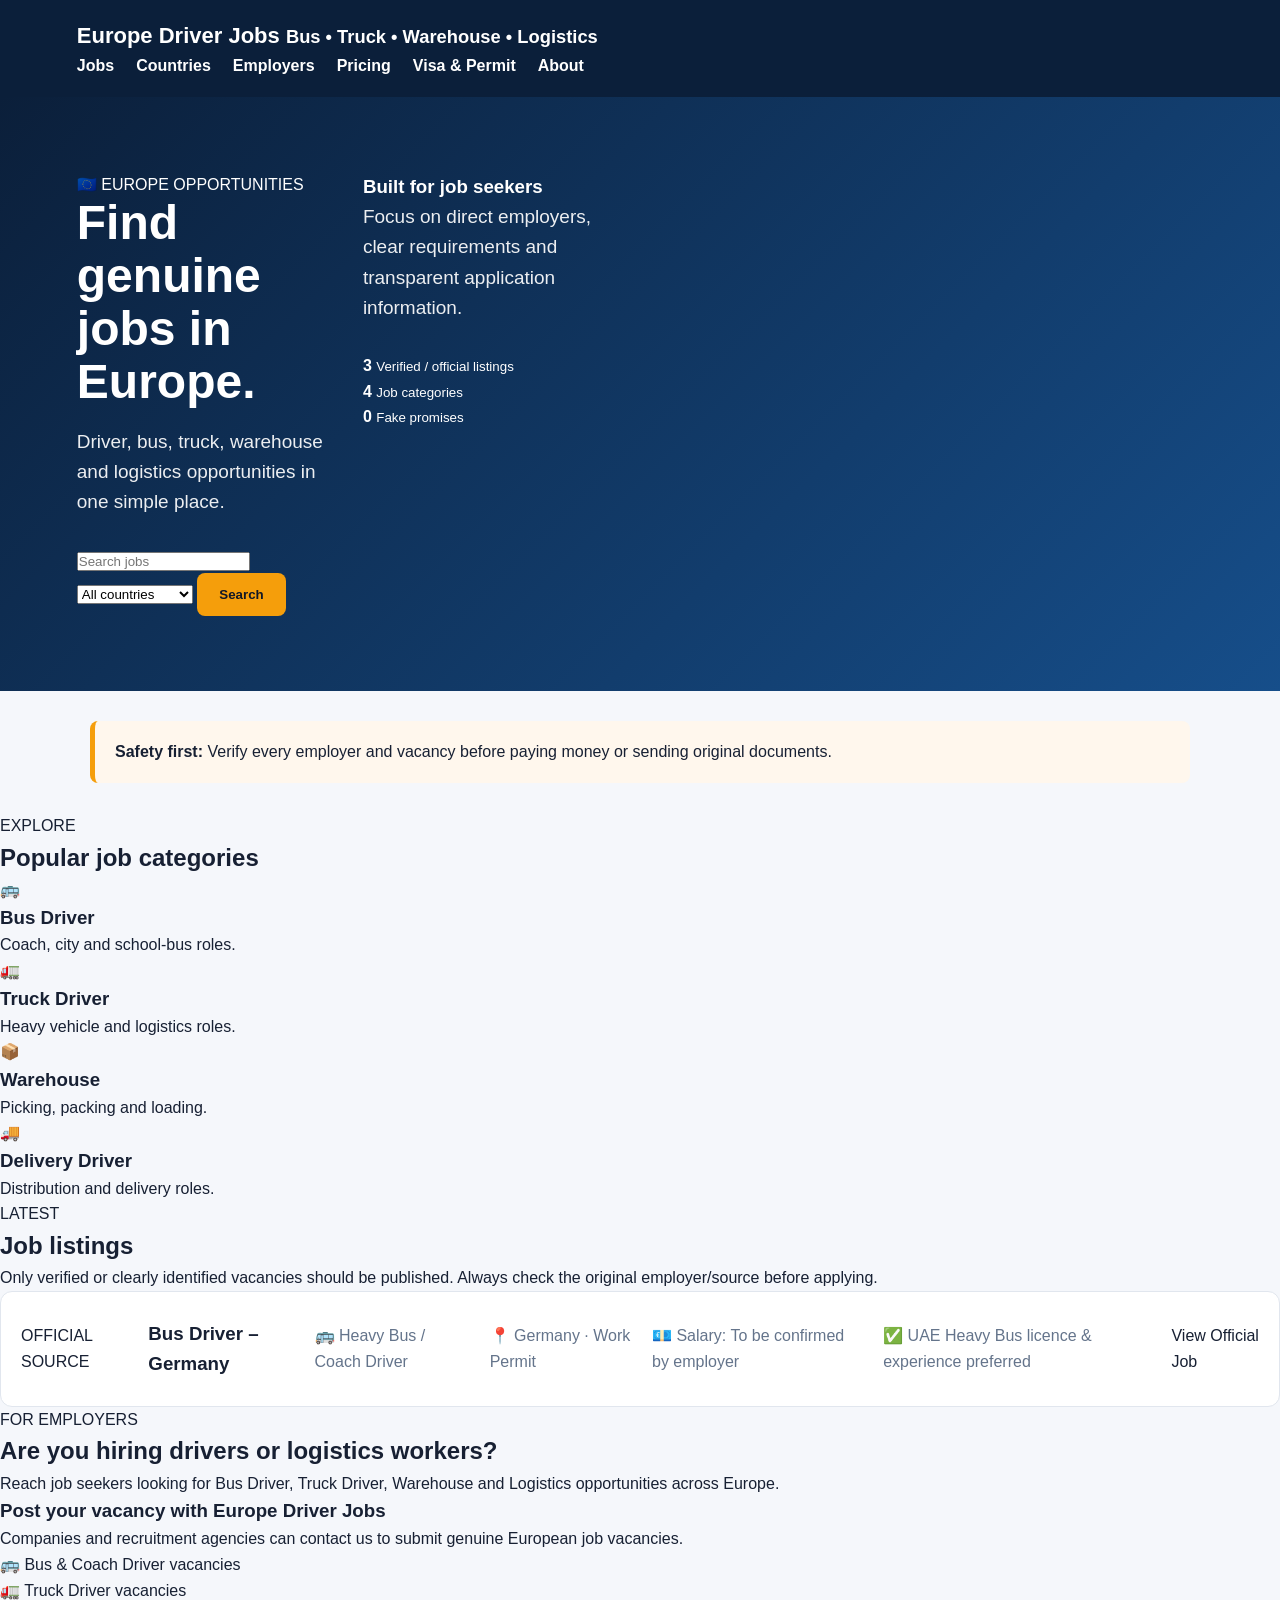
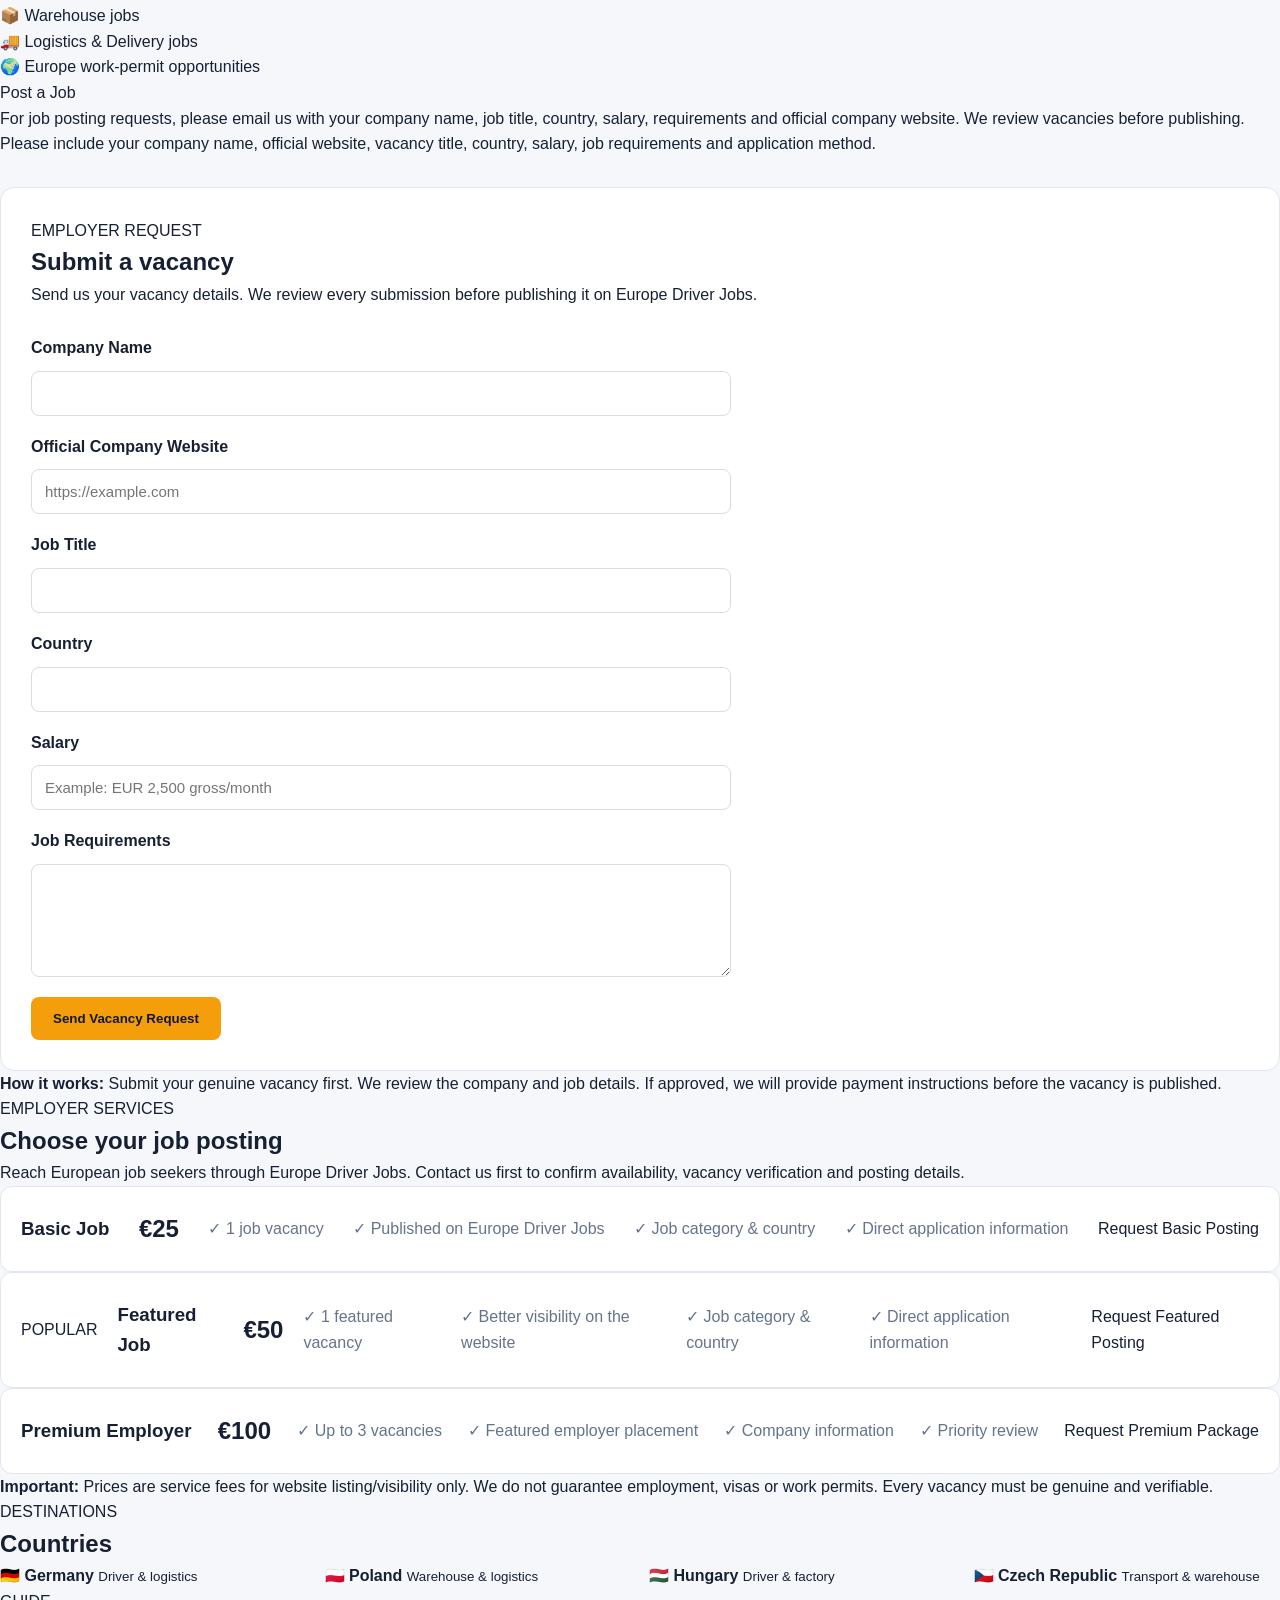
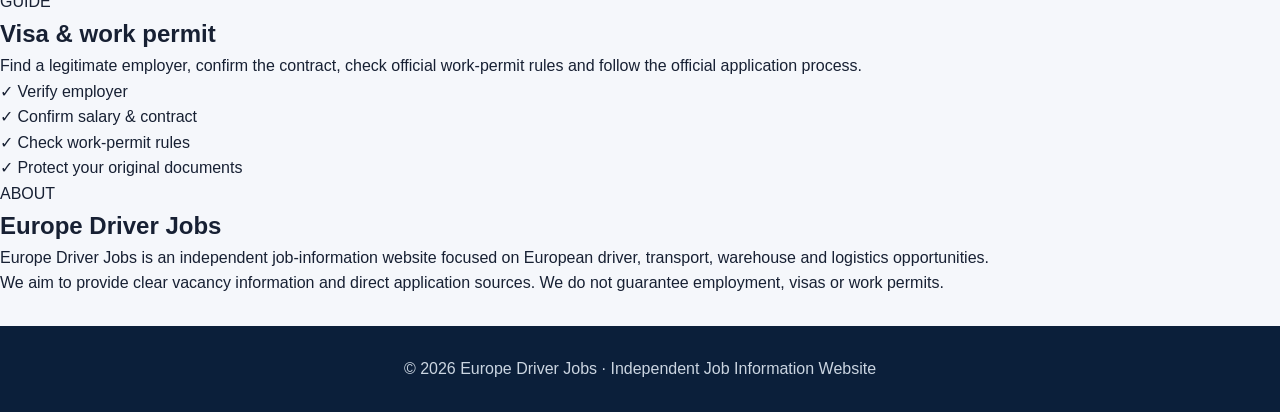
<file: index.html>
<!doctype html>
<html>
<head>
<meta charset="utf-8">
<meta name="viewport" content="width=device-width,initial-scale=1">
<title>Europe Driver Jobs | Bus, Truck, Warehouse & Logistics</title>
<link rel="stylesheet" href="style.css">
</head>

<body>

<header>
<div class="wrap nav">
<div class="logo">
Europe <b>Driver Jobs</b>
<small>Bus • Truck • Warehouse • Logistics</small>
</div>

<nav>
<a href="#jobs">Jobs</a>
<a href="#countries">Countries</a>
<a href="#employers">Employers</a>
 <a href="#pricing">Pricing</a>
<a href="#visa">Visa & Permit</a>
<a href="#about">About</a>
</nav>
</div>
</header>

<section class="hero">
<div class="wrap grid">

<div>
<span class="pill">🇪🇺 EUROPE OPPORTUNITIES</span>

<h1>Find genuine jobs in Europe.</h1>

<p>
Driver, bus, truck, warehouse and logistics opportunities
in one simple place.
</p>

<div class="search">
<input id="q" placeholder="Search jobs">

<select id="country">
<option value="">All countries</option>
<option>Germany</option>
<option>Poland</option>
<option>Hungary</option>
<option>Czech Republic</option>
</select>

<button onclick="filterJobs()">Search</button>
</div>

</div>

<div class="heroCard">
<h3>Built for job seekers</h3>

<p>
Focus on direct employers, clear requirements and transparent
application information.
</p>

<div class="stats">
<div>
<b>3</b>
<small>Verified / official listings</small>
</div>

<div>
<b>4</b>
<small>Job categories</small>
</div>

<div>
<b>0</b>
<small>Fake promises</small>
</div>
</div>
</div>

</div>
</section>

<div class="notice">
<div class="wrap">
<b>Safety first:</b>
Verify every employer and vacancy before paying money
or sending original documents.
</div>
</div>

<section class="wrap section">
<span class="eyebrow">EXPLORE</span>

<h2>Popular job categories</h2>

<div class="cards">

<article>
🚌
<h3>Bus Driver</h3>
<p>Coach, city and school-bus roles.</p>
</article>

<article>
🚛
<h3>Truck Driver</h3>
<p>Heavy vehicle and logistics roles.</p>
</article>

<article>
📦
<h3>Warehouse</h3>
<p>Picking, packing and loading.</p>
</article>

<article>
🚚
<h3>Delivery Driver</h3>
<p>Distribution and delivery roles.</p>
</article>

</div>
</section>


<!-- JOBS -->

<section id="jobs" class="wrap section">

<span class="eyebrow">LATEST</span>

<h2>Job listings</h2>

<p class="muted">
Only verified or clearly identified vacancies should be published.
Always check the original employer/source before applying.
</p>

<div id="jobsList">

<article class="job">

<span class="pill">OFFICIAL EMPLOYER SOURCE</span>

<h3>Bus Driver – Germany</h3>

<p>🚌 Bus / Coach Driver</p>

<p>📍 Germany</p>

<p>💶 Salary: See employer vacancy</p>

<p>📋 Direct entry and bus-driver opportunities with Deutsche Bahn</p>

<p>⚠️ German language and German driving/qualification requirements may apply.</p>

<a
href="https://db.jobs/de-de/berufe/busfahrer"
target="_blank"
rel="noopener">
View Official Employer
</a>

</article>


<article class="job">

<span class="pill">CURRENT VACANCY</span>

<h3>LKW Driver – Wuppertal, Germany</h3>

<p>🚛 Truck Driver / LKW Fahrer</p>

<p>📍 Wuppertal, Germany</p>

<p>💶 Salary: To be confirmed by employer</p>

<p>📋 Full-time · Local and scheduled transport</p>

<p>✅ Licence requirements: C, C1, C1E or CE with required professional qualification</p>

<p>⚠️ ADR qualification is required for this vacancy.</p>

<a
href="https://www.dsv.com/de-de/karriere/stellenangebote/joboffer/v2/126934-de_DE"
target="_blank"
rel="noopener">
View Official Vacancy
</a>

</article>


<article class="job">

<span class="pill">OFFICIAL EMPLOYER JOBS</span>

<h3>Warehouse Jobs – Germany</h3>

<p>📦 Warehouse / Logistics</p>

<p>📍 Germany</p>

<p>💶 Salary: To be confirmed by employer</p>

<p>📋 DSV currently lists warehouse and logistics vacancies in Germany.</p>

<p>✅ Locations include Bingen am Rhein, Bühl and other German locations.</p>

<a
href="https://www.dsv.com/de-de/karriere/stellenangebote"
target="_blank"
rel="noopener">
View Official DSV Jobs
</a>

</article>

</div>

</section>


<!-- EMPLOYERS / MONEY MAKING -->

<section id="employers" class="wrap section">

<span class="eyebrow">FOR EMPLOYERS</span>

<h2>Are you hiring drivers or logistics workers?</h2>

<p>
Reach job seekers looking for Bus Driver, Truck Driver,
Warehouse and Logistics opportunities across Europe.
</p>

<div class="heroCard">

<h3>Post your vacancy with Europe Driver Jobs</h3>

<p>
Companies and recruitment agencies can contact us to
submit genuine European job vacancies.
</p>

<ul>
<li>🚌 Bus & Coach Driver vacancies</li>
<li>🚛 Truck Driver vacancies</li>
<li>📦 Warehouse jobs</li>
<li>🚚 Logistics & Delivery jobs</li>
<li>🌍 Europe work-permit opportunities</li>
</ul>

<a class="button" href="mailto:nnafeed4@gmail.com?subject=Europe Driver Jobs - Employer Job Posting">
Post a Job
 <p class="muted">
For job posting requests, please email us with your company name,
job title, country, salary, requirements and official company website.
We review vacancies before publishing.
</p>
</a>
<p class="muted">
Please include your company name, official website, vacancy title,
country, salary, job requirements and application method.
</p>
</div>

</section>
<!-- EMPLOYER REQUEST FORM -->

<section id="employer-form" class="wrap section">

<span class="eyebrow">EMPLOYER REQUEST</span>

<h2>Submit a vacancy</h2>

<p class="muted">
Send us your vacancy details. We review every submission before
publishing it on Europe Driver Jobs.
</p>

<form action="mailto:nnafeed4@gmail.com" method="post" enctype="text/plain">

<label>Company Name</label>
<input type="text" name="Company Name" required>

<label>Official Company Website</label>
<input type="url" name="Company Website" placeholder="https://example.com">

<label>Job Title</label>
<input type="text" name="Job Title" required>

<label>Country</label>
<input type="text" name="Country" required>

<label>Salary</label>
<input type="text" name="Salary" placeholder="Example: EUR 2,500 gross/month">

<label>Job Requirements</label>
<textarea name="Job Requirements" rows="5" required></textarea>

<button type="submit">Send Vacancy Request</button>

</form>

</section>
<!-- EMPLOYER PRICING -->
<p class="muted">
<strong>How it works:</strong> Submit your genuine vacancy first.
We review the company and job details. If approved, we will provide
payment instructions before the vacancy is published.
</p>
<section id="pricing" class="wrap section">

<span class="eyebrow">EMPLOYER SERVICES</span>

<h2>Choose your job posting</h2>

<p class="muted">
Reach European job seekers through Europe Driver Jobs.
Contact us first to confirm availability, vacancy verification
and posting details.
</p>

<div class="cards">

<article class="job">
<h3>Basic Job</h3>
<h2>€25</h2>
<p>✓ 1 job vacancy</p>
<p>✓ Published on Europe Driver Jobs</p>
<p>✓ Job category & country</p>
<p>✓ Direct application information</p>

<a class="button"
href="mailto:nnafeed4@gmail.com?subject=Basic Job Posting - Europe Driver Jobs">
Request Basic Posting
</a>
</article>

<article class="job">
<span class="pill">POPULAR</span>
<h3>Featured Job</h3>
<h2>€50</h2>
<p>✓ 1 featured vacancy</p>
<p>✓ Better visibility on the website</p>
<p>✓ Job category & country</p>
<p>✓ Direct application information</p>

<a class="button"
href="mailto:nnafeed4@gmail.com?subject=Featured Job Posting - Europe Driver Jobs">
Request Featured Posting
</a>
</article>

<article class="job">
<h3>Premium Employer</h3>
<h2>€100</h2>
<p>✓ Up to 3 vacancies</p>
<p>✓ Featured employer placement</p>
<p>✓ Company information</p>
<p>✓ Priority review</p>

<a class="button"
href="mailto:nnafeed4@gmail.com?subject=Premium Employer Package - Europe Driver Jobs">
Request Premium Package
</a>
</article>

</div>

<p class="muted">
<strong>Important:</strong> Prices are service fees for website
listing/visibility only. We do not guarantee employment, visas
or work permits. Every vacancy must be genuine and verifiable.
</p>

</section>
<!-- COUNTRIES -->

<section id="countries" class="wrap section">

<span class="eyebrow">DESTINATIONS</span>

<h2>Countries</h2>

<div class="countries">

<div>
🇩🇪
<b>Germany</b>
<small>Driver & logistics</small>
</div>

<div>
🇵🇱
<b>Poland</b>
<small>Warehouse & logistics</small>
</div>

<div>
🇭🇺
<b>Hungary</b>
<small>Driver & factory</small>
</div>

<div>
🇨🇿
<b>Czech Republic</b>
<small>Transport & warehouse</small>
</div>

</div>

</section>


<!-- VISA -->

<section id="visa" class="wrap section split">

<div>

<span class="eyebrow">GUIDE</span>

<h2>Visa & work permit</h2>

<p>
Find a legitimate employer, confirm the contract,
check official work-permit rules and follow the official
application process.
</p>

</div>

<div class="check">

<div>✓ Verify employer</div>
<div>✓ Confirm salary & contract</div>
<div>✓ Check work-permit rules</div>
<div>✓ Protect your original documents</div>

</div>

</section>


<!-- ABOUT -->

<section id="about" class="dark">

<div class="wrap">

<span class="eyebrow">ABOUT</span>

<h2>Europe Driver Jobs</h2>

<p>
Europe Driver Jobs is an independent job-information
website focused on European driver, transport,
warehouse and logistics opportunities.
</p>

<p>
We aim to provide clear vacancy information and direct
application sources. We do not guarantee employment,
visas or work permits.
</p>

</div>

</section>


<footer>
© 2026 Europe Driver Jobs · Independent Job Information Website
</footer>

<script src="script.js"></script>

</body>
</html>
</file>
<file: style.css>
*{box-sizing:border-box;margin:0;padding:0}

html{scroll-behavior:smooth}

body{
  font-family:Arial,Helvetica,sans-serif;
  line-height:1.6;
  color:#172033;
  background:#f5f7fb;
}

a{text-decoration:none;color:inherit}

header{
  background:#0b1f3a;
  color:white;
  padding:18px 6%;
  display:flex;
  align-items:center;
  justify-content:space-between;
  gap:20px;
  position:sticky;
  top:0;
  z-index:10;
}

.logo{
  font-size:22px;
  font-weight:800;
}

nav{
  display:flex;
  gap:22px;
}

nav a{
  color:white;
  font-weight:600;
}

.hero{
  background:linear-gradient(135deg,#0b1f3a,#164e8a);
  color:white;
  padding:75px 6%;
}

.hero-content{
  max-width:1100px;
  margin:auto;
}

.hero h1{
  font-size:48px;
  line-height:1.1;
  max-width:750px;
  margin-bottom:18px;
}

.hero p{
  font-size:19px;
  max-width:700px;
  opacity:.92;
  margin-bottom:30px;
}

.searchbox{
  background:white;
  padding:12px;
  border-radius:12px;
  display:flex;
  gap:10px;
  max-width:800px;
}

.searchbox input,
.searchbox select{
  flex:1;
  min-width:0;
  padding:14px;
  border:1px solid #d7dce5;
  border-radius:8px;
  font-size:15px;
}

button{
  background:#f59e0b;
  color:#111827;
  border:0;
  border-radius:8px;
  padding:14px 22px;
  font-weight:800;
  cursor:pointer;
}

.container{
  max-width:1100px;
  margin:auto;
  padding:55px 6%;
}

.section-title{
  font-size:30px;
  margin-bottom:10px;
}

.section-text{
  color:#64748b;
  margin-bottom:28px;
}

.notice{
  background:#fff7ed;
  border-left:5px solid #f59e0b;
  padding:18px 20px;
  margin:30px auto;
  max-width:1100px;
  border-radius:8px;
}

.grid{
  display:grid;
  grid-template-columns:repeat(4,1fr);
  gap:18px;
}

.card{
  background:white;
  padding:25px;
  border-radius:14px;
  box-shadow:0 5px 20px rgba(15,23,42,.07);
  border:1px solid #e7ebf1;
}

.card h3{
  margin:10px 0 8px;
}

.card p{
  color:#64748b;
  font-size:14px;
}

.icon{
  font-size:35px;
}

.jobs{
  display:grid;
  gap:15px;
}

.job{
  background:white;
  border:1px solid #e1e6ee;
  border-radius:12px;
  padding:20px;
  display:flex;
  justify-content:space-between;
  align-items:center;
  gap:20px;
}

.job h3{
  margin:7px 0;
}

.job p{
  color:#64748b;
}

.tag{
  display:inline-block;
  background:#fee2e2;
  color:#991b1b;
  padding:4px 9px;
  border-radius:20px;
  font-size:11px;
  font-weight:800;
}

.apply{
  background:#0b1f3a;
  color:white;
  padding:11px 17px;
  border-radius:8px;
  white-space:nowrap;
  font-weight:700;
}

.countries{
  display:grid;
  grid-template-columns:repeat(4,1fr);
  gap:18px;
}

.country{
  background:white;
  padding:22px;
  border-radius:12px;
  border:1px solid #e1e6ee;
  font-weight:700;
}

.country span{
  font-size:30px;
  display:block;
  margin-bottom:8px;
}

.steps{
  display:grid;
  grid-template-columns:repeat(4,1fr);
  gap:18px;
}

.step{
  background:#0b1f3a;
  color:white;
  padding:22px;
  border-radius:12px;
}

.step strong{
  display:block;
  font-size:24px;
  margin-bottom:8px;
}

footer{
  background:#0b1f3a;
  color:#cbd5e1;
  text-align:center;
  padding:30px 6%;
  margin-top:30px;
}

@media(max-width:800px){
  header{
    flex-direction:column;
    align-items:flex-start;
  }

  nav{
    flex-wrap:wrap;
    gap:12px;
  }

  .hero h1{
    font-size:36px;
  }

  .searchbox{
    flex-direction:column;
  }

  .grid,
  .countries,
  .steps{
    grid-template-columns:1fr 1fr;
  }

  .job{
    flex-direction:column;
    align-items:flex-start;
  }
}

@media(max-width:520px){
  .grid,
  .countries,
  .steps{
    grid-template-columns:1fr;
  }

  .hero{
    padding:50px 6%;
  }

  .hero h1{
    font-size:31px;
  }
}
/* EMPLOYER FORM */

#employer-form{
  background:white;
  border:1px solid #e1e6ee;
  border-radius:14px;
  padding:30px;
  margin-top:30px;
}

#employer-form form{
  display:grid;
  gap:10px;
  max-width:700px;
  margin-top:20px;
}

#employer-form label{
  font-weight:700;
  margin-top:8px;
}

#employer-form input,
#employer-form textarea{
  width:100%;
  padding:13px;
  border:1px solid #d7dce5;
  border-radius:8px;
  font-size:15px;
  font-family:Arial,Helvetica,sans-serif;
}

#employer-form textarea{
  resize:vertical;
}

#employer-form button{
  width:max-content;
  margin-top:10px;
}
</file>
